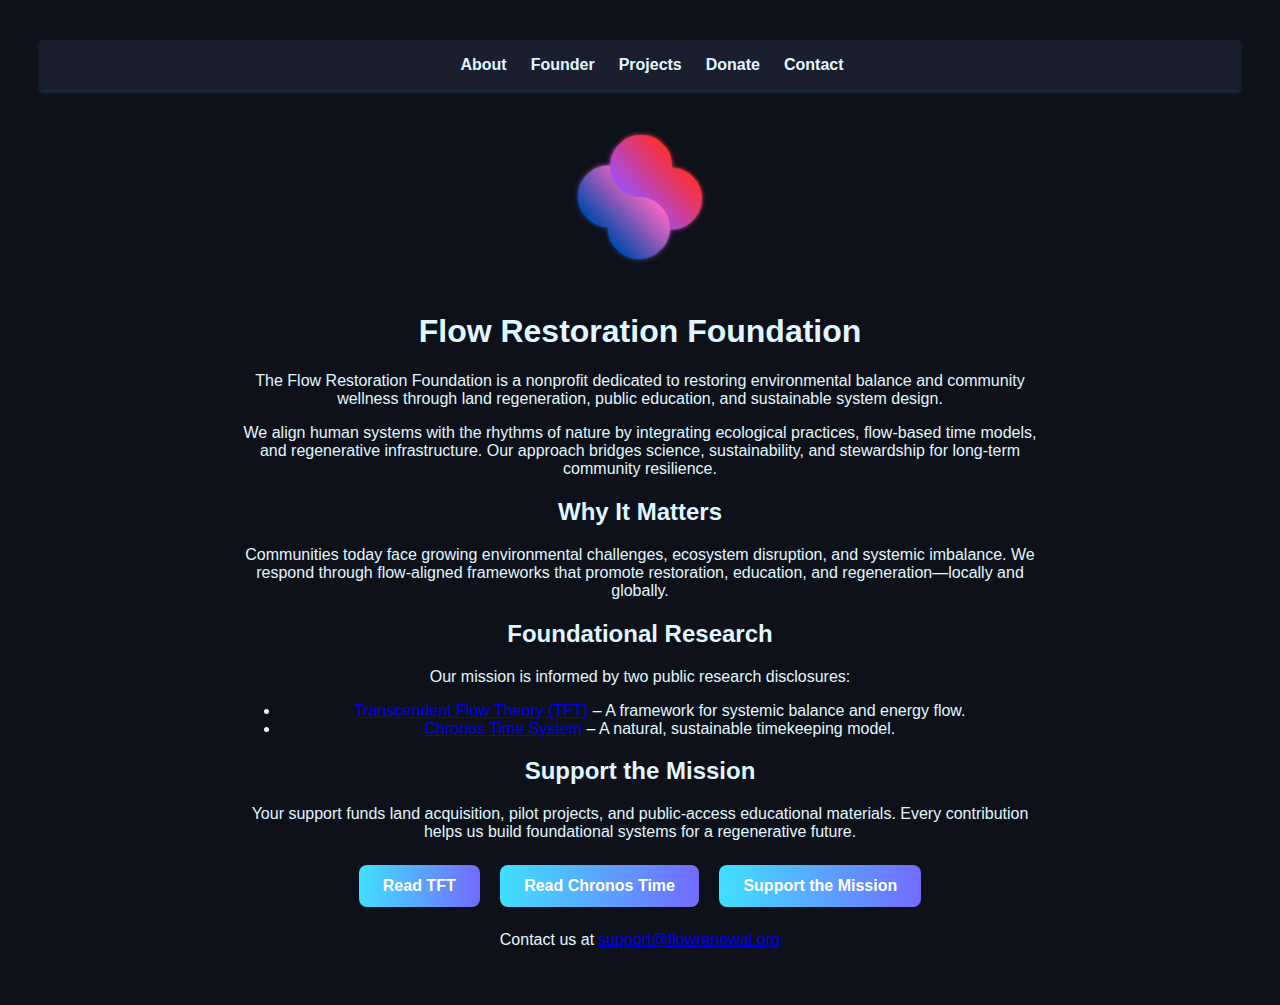
<file: index.html>
<!DOCTYPE html>
<html lang="en">
<head>
  <meta charset="UTF-8">
  <title>Flow Restoration Foundation</title>
  <link rel="stylesheet" href="assets/style.css">
</head>
<body>
  <header class="navbar">
    <nav>
      <ul>
        <li> </li>
        <li><a href="about.html">About</a></li>
        <li><a href="founder.html">Founder</a></li>
        <li><a href="projects.html">Projects</a></li>
        <li><a href="donate.html">Donate</a></li>
        <li><a href="contact.html">Contact</a></li>
      </ul>
    </nav>
  </header>

  <div class="container">
    <img src="assets/logo.svg" alt="Flow Restoration Foundation Logo" class="logo">
    <h1>Flow Restoration Foundation</h1>

    <p>The Flow Restoration Foundation is a nonprofit dedicated to restoring environmental balance and community wellness through land regeneration, public education, and sustainable system design.</p>

    <p>We align human systems with the rhythms of nature by integrating ecological practices, flow-based time models, and regenerative infrastructure. Our approach bridges science, sustainability, and stewardship for long-term community resilience.</p>

    <h2>Why It Matters</h2>
    <p>Communities today face growing environmental challenges, ecosystem disruption, and systemic imbalance. We respond through flow-aligned frameworks that promote restoration, education, and regeneration—locally and globally.</p>

    <h2>Foundational Research</h2>
    <p>Our mission is informed by two public research disclosures:</p>
    <ul>
      <li><a href="https://github.com/sl1ckj1mmy313/tft-may2025/releases" target="_blank">Transcendent Flow Theory (TFT)</a> – A framework for systemic balance and energy flow.</li>
      <li><a href="https://github.com/sl1ckj1mmy313/chronos-time-may2025/releases" target="_blank">Chronos Time System</a> – A natural, sustainable timekeeping model.</li>
    </ul>

    <h2>Support the Mission</h2>
    <p>Your support funds land acquisition, pilot projects, and public-access educational materials. Every contribution helps us build foundational systems for a regenerative future.</p>

    <div class="cta-group">
      <a href="https://github.com/sl1ckj1mmy313/tft-may2025/releases" class="btn" target="_blank">Read TFT</a>
      <a href="https://github.com/sl1ckj1mmy313/chronos-time-may2025/releases" class="btn" target="_blank">Read Chronos Time</a>
      <a href="donate.html" class="btn">Support the Mission</a>
    </div>

    <p>Contact us at <a href="mailto:support@flowrenewal.org">support@flowrenewal.org</a></p>
  </div>
</body>
</html>
</file>
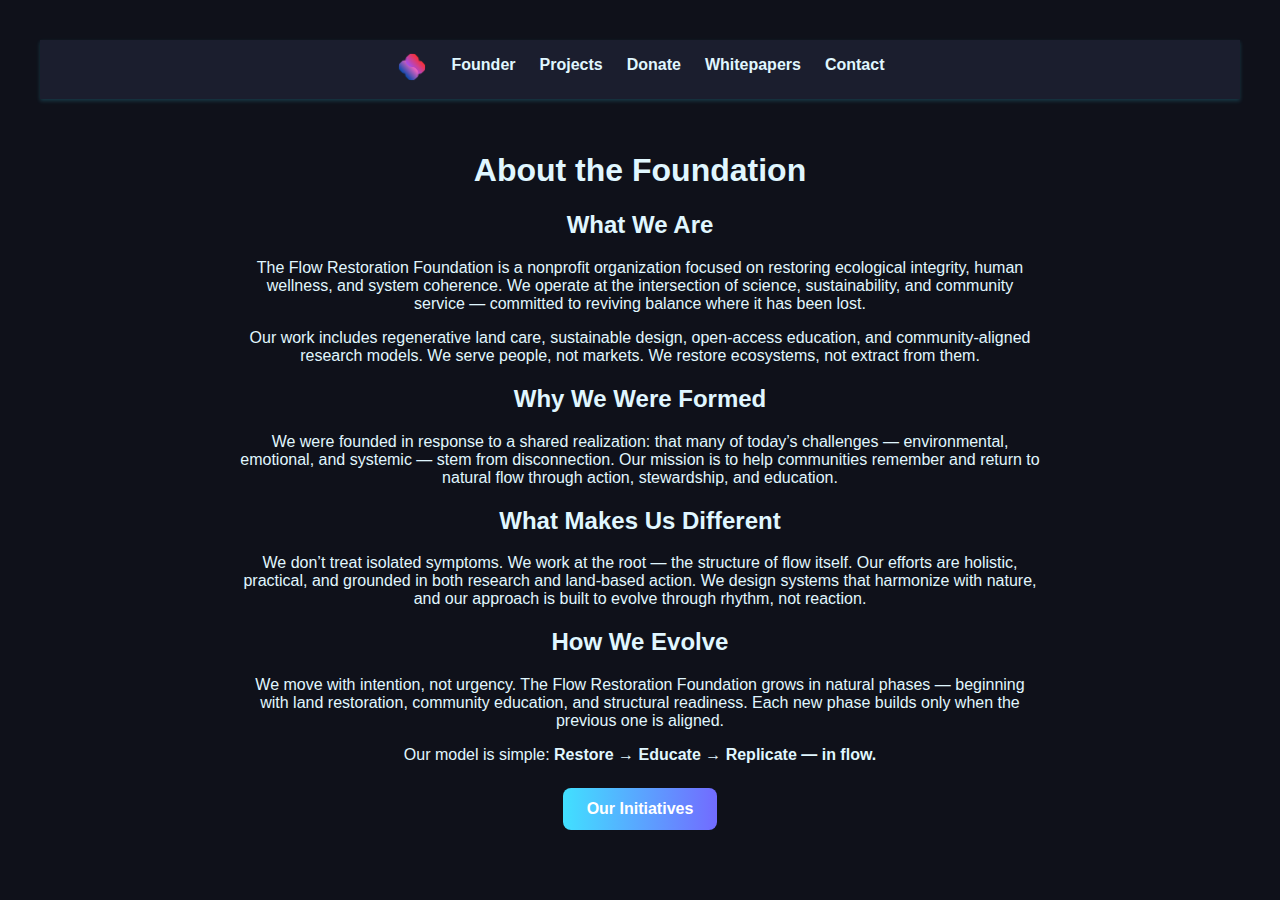
<file: about.html>
<!DOCTYPE html>
<html lang="en">
<head>
  <meta charset="UTF-8">
  <title>About | Flow Restoration Foundation</title>
  <link rel="stylesheet" href="assets/style.css">
</head>
<body>
  <header class="navbar">
    <nav>
      <ul>
        <li><a href="index.html"><img src="assets/logo.svg" alt="FRF Logo" class="nav-logo"></a></li>
        <li><a href="founder.html">Founder</a></li>
        <li><a href="projects.html">Projects</a></li>
        <li><a href="donate.html">Donate</a></li>
        <li><a href="whitepapers.html">Whitepapers</a></li>
        <li><a href="contact.html">Contact</a></li>
      </ul>
    </nav>
  </header>


  <div class="container">
    <h1>About the Foundation</h1>

    <h2>What We Are</h2>
    <p>The Flow Restoration Foundation is a nonprofit organization focused on restoring ecological integrity, human wellness, and system coherence. We operate at the intersection of science, sustainability, and community service — committed to reviving balance where it has been lost.</p>
    <p>Our work includes regenerative land care, sustainable design, open-access education, and community-aligned research models. We serve people, not markets. We restore ecosystems, not extract from them.</p>

    <h2>Why We Were Formed</h2>
    <p>We were founded in response to a shared realization: that many of today’s challenges — environmental, emotional, and systemic — stem from disconnection. Our mission is to help communities remember and return to natural flow through action, stewardship, and education.</p>

    <h2>What Makes Us Different</h2>
    <p>We don’t treat isolated symptoms. We work at the root — the structure of flow itself. Our efforts are holistic, practical, and grounded in both research and land-based action. We design systems that harmonize with nature, and our approach is built to evolve through rhythm, not reaction.</p>

    <h2>How We Evolve</h2>
    <p>We move with intention, not urgency. The Flow Restoration Foundation grows in natural phases — beginning with land restoration, community education, and structural readiness. Each new phase builds only when the previous one is aligned.</p>
    <p>Our model is simple: <strong>Restore → Educate → Replicate — in flow.</strong></p>

    <a href="projects.html" class="btn">Our Initiatives</a>
    </div>    
  </div>
</body>
</html>
</file>
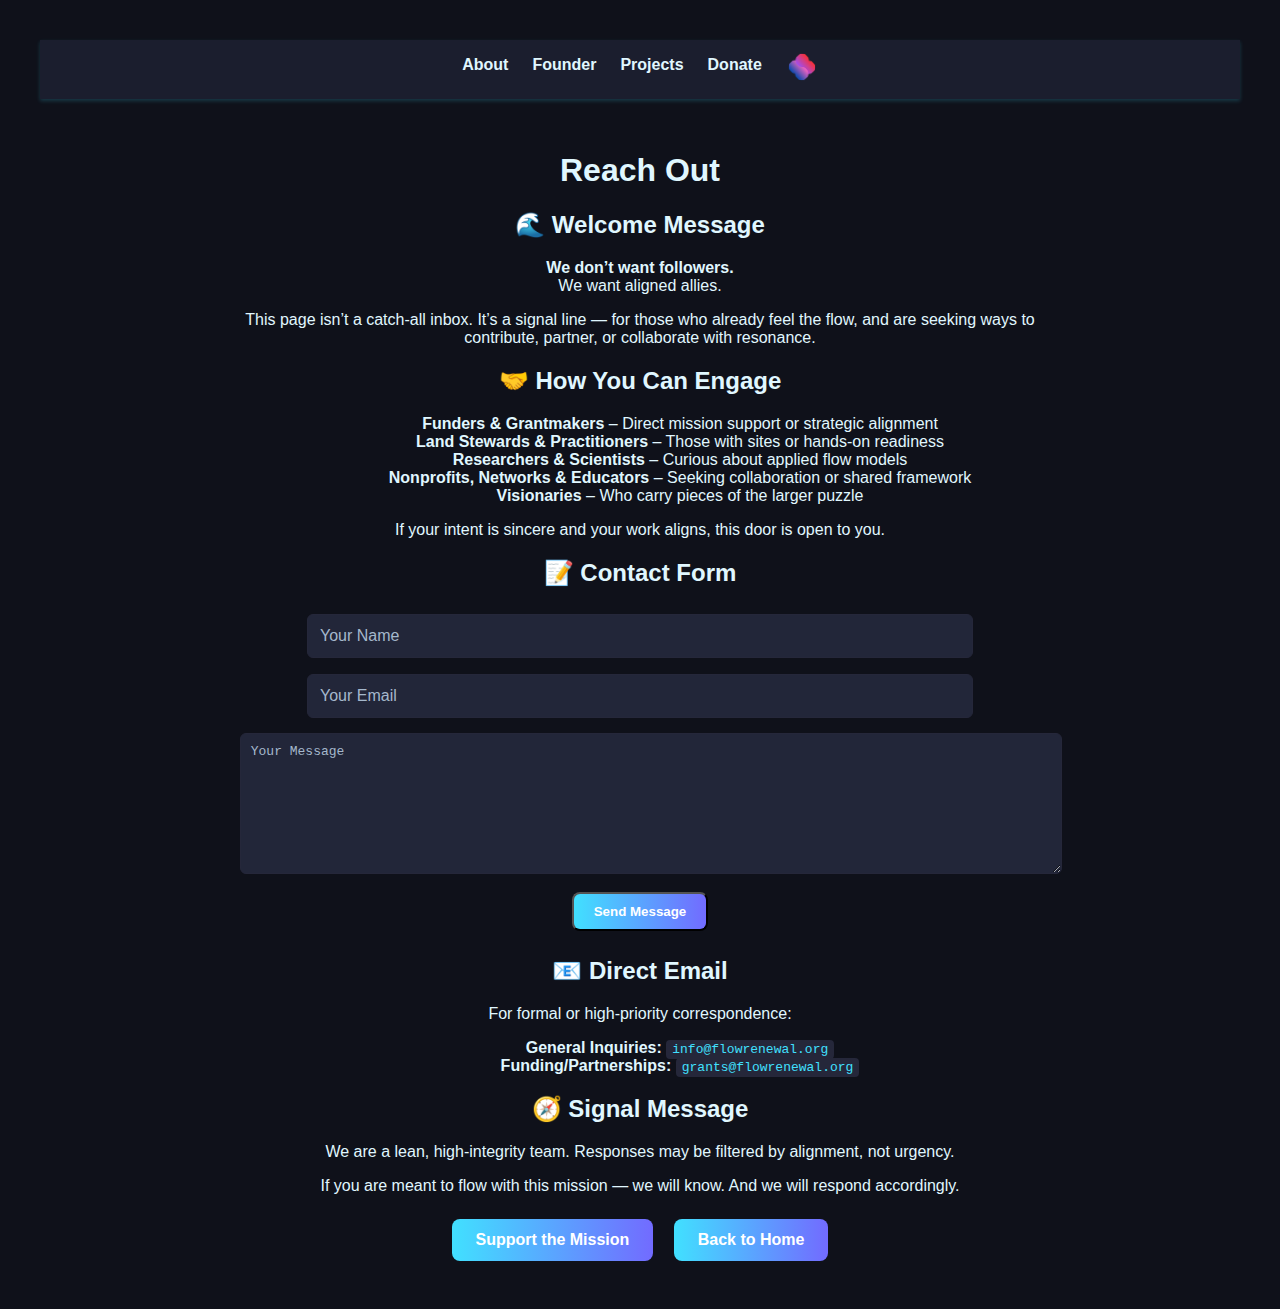
<file: contact.html>
<!DOCTYPE html>
<html lang="en">
<head>
  <meta charset="UTF-8">
  <title>Contact | Flow Restoration Foundation</title>
  <link rel="stylesheet" href="assets/style.css">
</head>
<body>
  <header class="navbar">
    <nav>
      <ul>

        <li><a href="about.html">About</a></li>
        <li><a href="founder.html">Founder</a></li>
        <li><a href="projects.html">Projects</a></li>
        <li><a href="donate.html">Donate</a></li>
        <li><a href="index.html"><img src="assets/logo.svg" alt="FRF Logo" class="nav-logo"></a></li>
      </ul>
    </nav>
  </header>

  <div class="container">
    <h1>Reach Out</h1>

    <h2>🌊 Welcome Message</h2>
    <p><strong>We don’t want followers.</strong><br>
    We want aligned allies.</p>
    <p>This page isn’t a catch-all inbox. It’s a signal line — for those who already feel the flow, and are seeking ways to contribute, partner, or collaborate with resonance.</p>

    <h2>🤝 How You Can Engage</h2>
    <ul>
      <ul><strong>Funders & Grantmakers</strong> – Direct mission support or strategic alignment</ul>
      <ul><strong>Land Stewards & Practitioners</strong> – Those with sites or hands-on readiness</ul>
      <ul><strong>Researchers & Scientists</strong> – Curious about applied flow models</ul>
      <ul><strong>Nonprofits, Networks & Educators</strong> – Seeking collaboration or shared framework</ul>
      <ul><strong>Visionaries</strong> – Who carry pieces of the larger puzzle</ul>
    </ul>
    <p>If your intent is sincere and your work aligns, this door is open to you.</p>

    <h2>📝 Contact Form</h2>
    <form action="mailto:info@flowrenewal.org" method="post" enctype="text/plain">
      <input type="text" name="full_name" placeholder="Your Name" required><br>
      <input type="email" name="email" placeholder="Your Email" required><br>
      <textarea name="message" placeholder="Your Message" rows="6" style="width: 100%;"></textarea><br>
      <input type="submit" value="Send Message" class="btn">
    </form>

    <h2>📧 Direct Email</h2>
    <p>For formal or high-priority correspondence:</p>
    <ul>
      <ul><strong>General Inquiries:</strong> <code>info@flowrenewal.org</code></ul>
      <ul><strong>Funding/Partnerships:</strong> <code>grants@flowrenewal.org</code></ul>
    </ul>

    <h2>🧭 Signal Message</h2>
    <p>We are a lean, high-integrity team. Responses may be filtered by alignment, not urgency.</p>
    <p>If you are meant to flow with this mission — we will know. And we will respond accordingly.</p>

    <div class="cta-pair">
      <a href="donate.html" class="btn">Support the Mission</a>      
      <a href="index.html" class="btn">Back to Home</a>
    </div>        
</body>
</html>
</file>
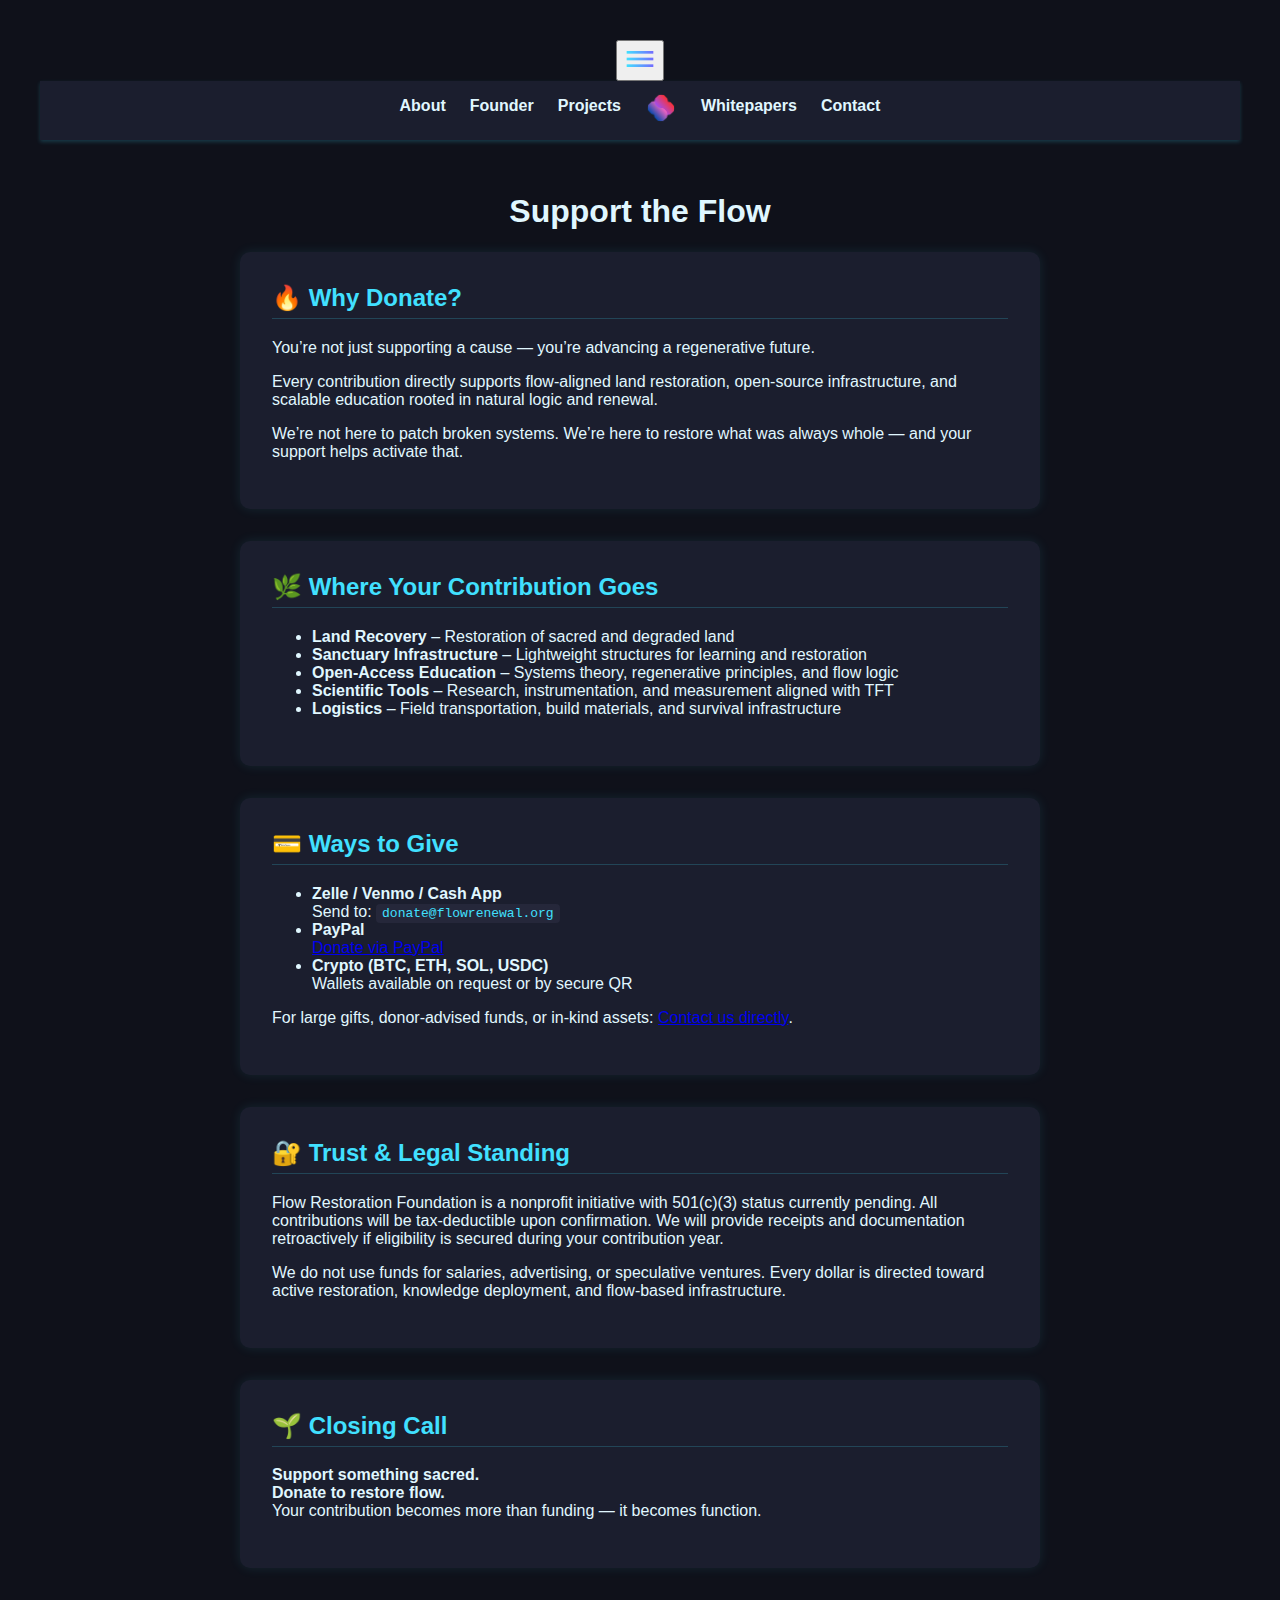
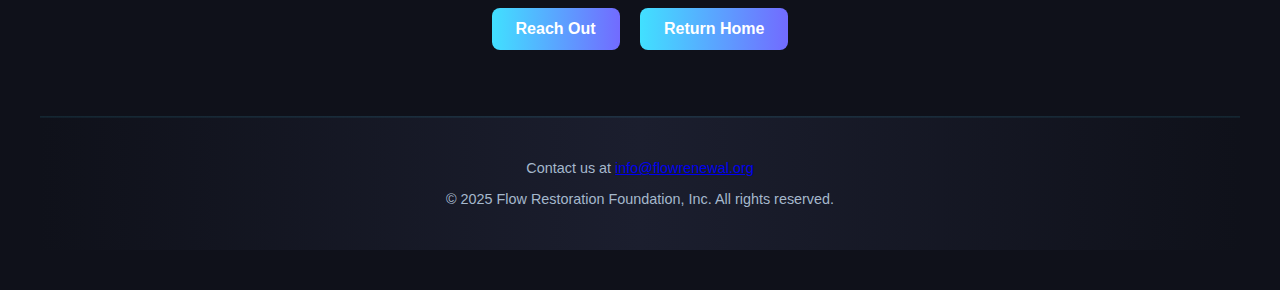
<file: donate.html>
<!DOCTYPE html>
<html lang="en">
<head>
  <meta charset="UTF-8">
  <meta name="viewport" content="width=device-width, initial-scale=1.0">
  <title>Donate | Flow Restoration Foundation</title>

  <!-- SEO -->
  <meta name="description" content="Flow Restoration Foundation – restoring environmental and systemic balance through land regeneration, education, and sustainable design.">

  <!-- Fonts & Styles -->
  <link href="https://fonts.googleapis.com/css2?family=Cinzel:wght@400;700&display=swap" rel="stylesheet">
  <link rel="stylesheet" href="assets/style.css">

  <!-- Favicon -->
  <link rel="icon" href="assets/logo.svg" type="image/svg+xml">
</head>
<body>
  <header>
    <!-- Hamburger / Close button -->
    <button class="menu-toggle" aria-label="Toggle menu">
      <img src="assets/menu.svg" alt="Open Menu" />
    </button>

    <nav class="navbar">

        <ul>
          <li><a href="about.html">About</a></li>
          <li><a href="founder.html">Founder</a></li>
          <li><a href="projects.html">Projects</a></li>
          <li><a href="index.html"><img src="assets/logo.svg" alt="FRF Logo" class="nav-logo"></a></li>
          <li><a href="whitepapers.html">Whitepapers</a></li>
          <li><a href="contact.html">Contact</a></li>
        </ul>
    </nav>
  </header>

  <div class="container">
    <h1>Support the Flow</h1>

    <div class="paper-card">
      <h2>🔥 Why Donate?</h2>
      <p>You’re not just supporting a cause — you’re advancing a regenerative future.</p>
      <p>Every contribution directly supports flow-aligned land restoration, open-source infrastructure, and scalable education rooted in natural logic and renewal.</p>
      <p>We’re not here to patch broken systems. We’re here to restore what was always whole — and your support helps activate that.</p>
    </div>

    <div class="paper-card">
      <h2>🌿 Where Your Contribution Goes</h2>
      <ul>
        <li><strong>Land Recovery</strong> – Restoration of sacred and degraded land</li>
        <li><strong>Sanctuary Infrastructure</strong> – Lightweight structures for learning and restoration</li>
        <li><strong>Open-Access Education</strong> – Systems theory, regenerative principles, and flow logic</li>
        <li><strong>Scientific Tools</strong> – Research, instrumentation, and measurement aligned with TFT</li>
        <li><strong>Logistics</strong> – Field transportation, build materials, and survival infrastructure</li>
      </ul>
    </div>

    <div class="paper-card">
      <h2>💳 Ways to Give</h2>
      <ul>
        <li><strong>Zelle / Venmo / Cash App</strong><br>Send to: <code>donate@flowrenewal.org</code></li>
        <li><strong>PayPal</strong><br><a href="#">Donate via PayPal</a></li>
        <li><strong>Crypto (BTC, ETH, SOL, USDC)</strong><br>Wallets available on request or by secure QR</li>
      </ul>
      <p>For large gifts, donor-advised funds, or in-kind assets: <a href="contact.html">Contact us directly</a>.</p>
    </div>

    <div class="paper-card">
      <h2>🔐 Trust & Legal Standing</h2>
      <p>Flow Restoration Foundation is a nonprofit initiative with 501(c)(3) status currently pending. All contributions will be tax-deductible upon confirmation. We will provide receipts and documentation retroactively if eligibility is secured during your contribution year.</p>
      <p>We do not use funds for salaries, advertising, or speculative ventures. Every dollar is directed toward active restoration, knowledge deployment, and flow-based infrastructure.</p>
    </div>

    <div class="paper-card">
      <h2>🌱 Closing Call</h2>
      <p><strong>Support something sacred.</strong><br>
      <strong>Donate to restore flow.</strong><br>
      Your contribution becomes more than funding — it becomes function.</p>
    </div>

    <div class="cta-pair">
      <a href="contact.html" class="btn">Reach Out</a>
      <a href="index.html" class="btn">Return Home</a>
    </div>
  </div>
  
  <script src="assets/menubtn.js" defer></script>
</body>
<footer>

  <p>Contact us at <a href="contact.html">info@flowrenewal.org</a></p>
  <p>© 2025 Flow Restoration Foundation, Inc. All rights reserved.</p>
</footer>
</html>
</file>
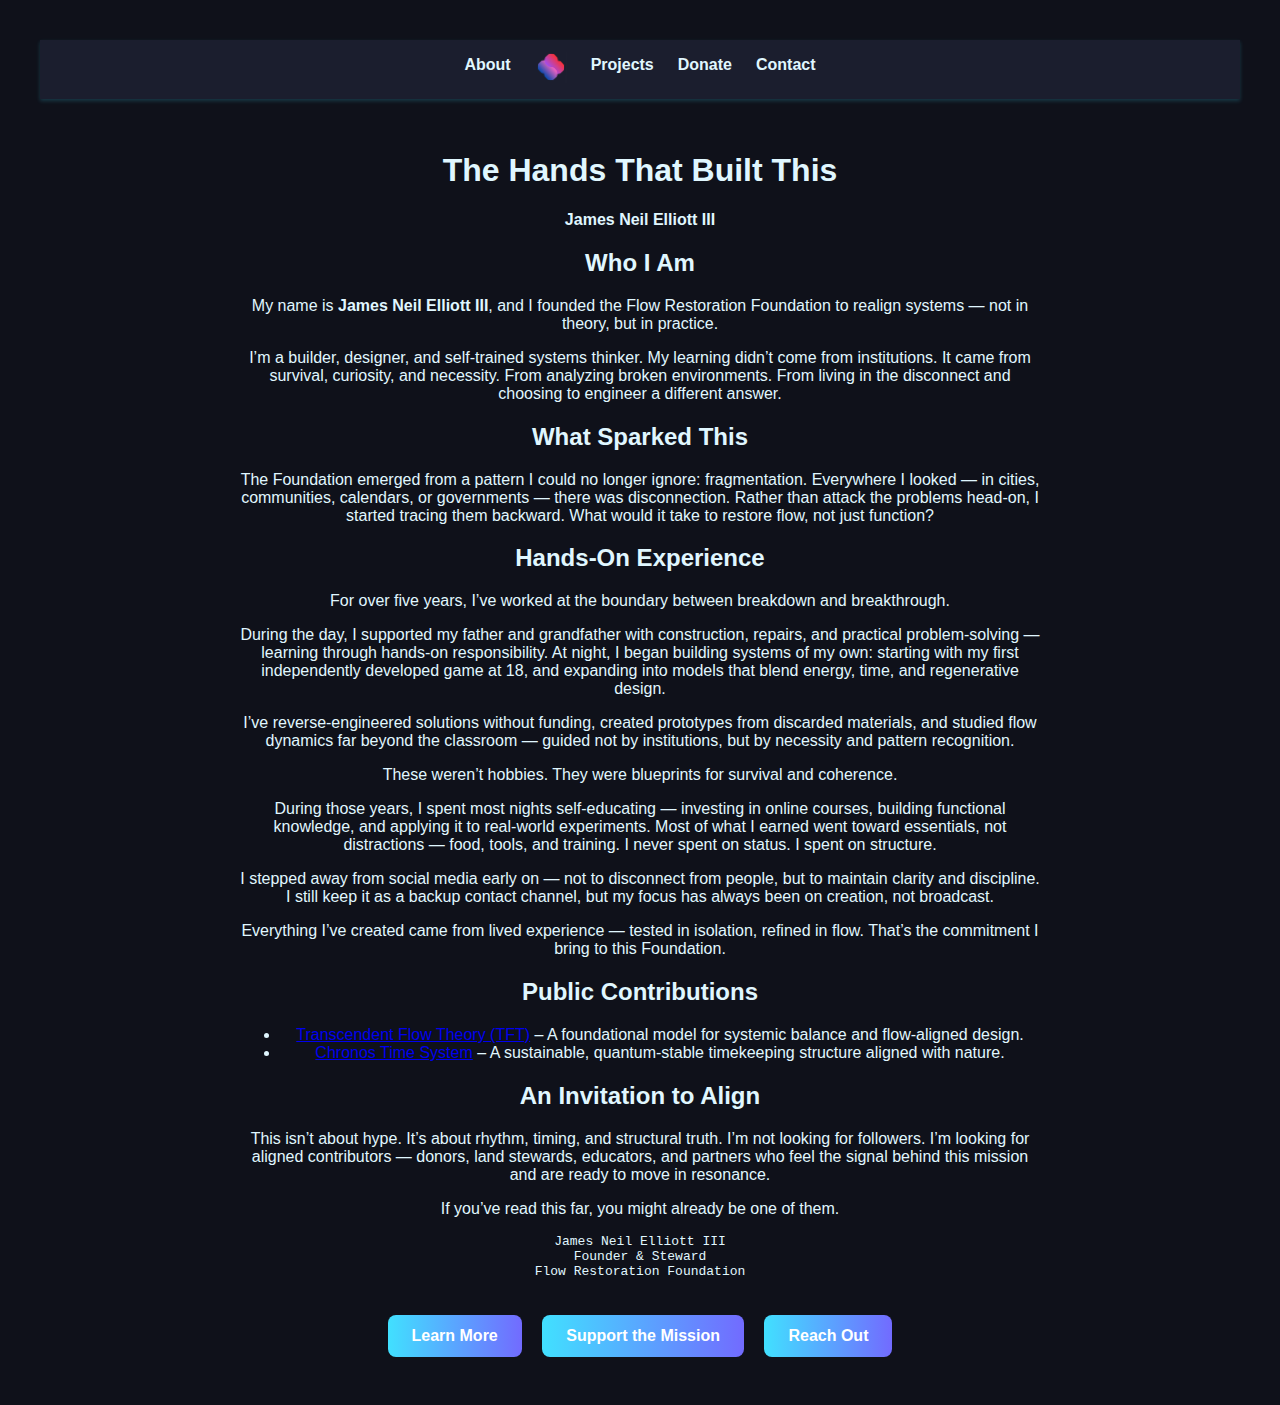
<file: founder.html>
<!DOCTYPE html>
<html lang="en">
<head>
  <meta charset="UTF-8">
  <title>Founder | Flow Restoration Foundation</title>
  <link rel="stylesheet" href="assets/style.css">
</head>
<body>
  <header class="navbar">
    <nav>
      <ul>
        <li><a href="about.html">About</a></li>
        <li><a href="index.html"><img src="assets/logo.svg" alt="FRF Logo" class="nav-logo"></a></li>
        <li><a href="projects.html">Projects</a></li>
        <li><a href="donate.html">Donate</a></li>
        <li><a href="contact.html">Contact</a></li>
      </ul>
    </nav>
  </header>

  <div class="container">
    <h1>The Hands That Built This</h1>
    <p><strong>James Neil Elliott III</strong></p>

    <h2>Who I Am</h2>
    <p>My name is <strong>James Neil Elliott III</strong>, and I founded the Flow Restoration Foundation to realign systems — not in theory, but in practice.</p>
    <p>I’m a builder, designer, and self-trained systems thinker. My learning didn’t come from institutions. It came from survival, curiosity, and necessity. From analyzing broken environments. From living in the disconnect and choosing to engineer a different answer.</p>

    <h2>What Sparked This</h2>
    <p>The Foundation emerged from a pattern I could no longer ignore: fragmentation. Everywhere I looked — in cities, communities, calendars, or governments — there was disconnection. Rather than attack the problems head-on, I started tracing them backward. What would it take to restore flow, not just function?</p>

    <h2>Hands-On Experience</h2>
    <p>For over five years, I’ve worked at the boundary between breakdown and breakthrough.</p>
    <p>During the day, I supported my father and grandfather with construction, repairs, and practical problem-solving — learning through hands-on responsibility. At night, I began building systems of my own: starting with my first independently developed game at 18, and expanding into models that blend energy, time, and regenerative design.</p>
    <p>I’ve reverse-engineered solutions without funding, created prototypes from discarded materials, and studied flow dynamics far beyond the classroom — guided not by institutions, but by necessity and pattern recognition.</p>
    <p>These weren’t hobbies. They were blueprints for survival and coherence.</p>
    <p>During those years, I spent most nights self-educating — investing in online courses, building functional knowledge, and applying it to real-world experiments. Most of what I earned went toward essentials, not distractions — food, tools, and training. I never spent on status. I spent on structure.</p>
    <p>I stepped away from social media early on — not to disconnect from people, but to maintain clarity and discipline. I still keep it as a backup contact channel, but my focus has always been on creation, not broadcast.</p>
    <p>Everything I’ve created came from lived experience — tested in isolation, refined in flow. That’s the commitment I bring to this Foundation.</p>

    <h2>Public Contributions</h2>
    <ul>
      <li><a href="https://github.com/sl1ckj1mmy313/tft-may2025/releases" target="_blank">Transcendent Flow Theory (TFT)</a> – A foundational model for systemic balance and flow-aligned design.</li>
      <li><a href="https://github.com/sl1ckj1mmy313/chronos-time-may2025/releases" target="_blank">Chronos Time System</a> – A sustainable, quantum-stable timekeeping structure aligned with nature.</li>
    </ul>

    <h2>An Invitation to Align</h2>
    <p>This isn’t about hype. It’s about rhythm, timing, and structural truth. I’m not looking for followers. I’m looking for aligned contributors — donors, land stewards, educators, and partners who feel the signal behind this mission and are ready to move in resonance.</p>
    <p>If you’ve read this far, you might already be one of them.</p>

    <pre>
James Neil Elliott III
Founder & Steward
Flow Restoration Foundation
    </pre>

    <div class="cta-group">
      <a href="about.html" class="btn">Learn More</a>
      <a href="donate.html" class="btn">Support the Mission</a>      
      <a href="contact.html" class="btn">Reach Out</a>
    </div>    
    
  </div>
</body>
</html>
</file>
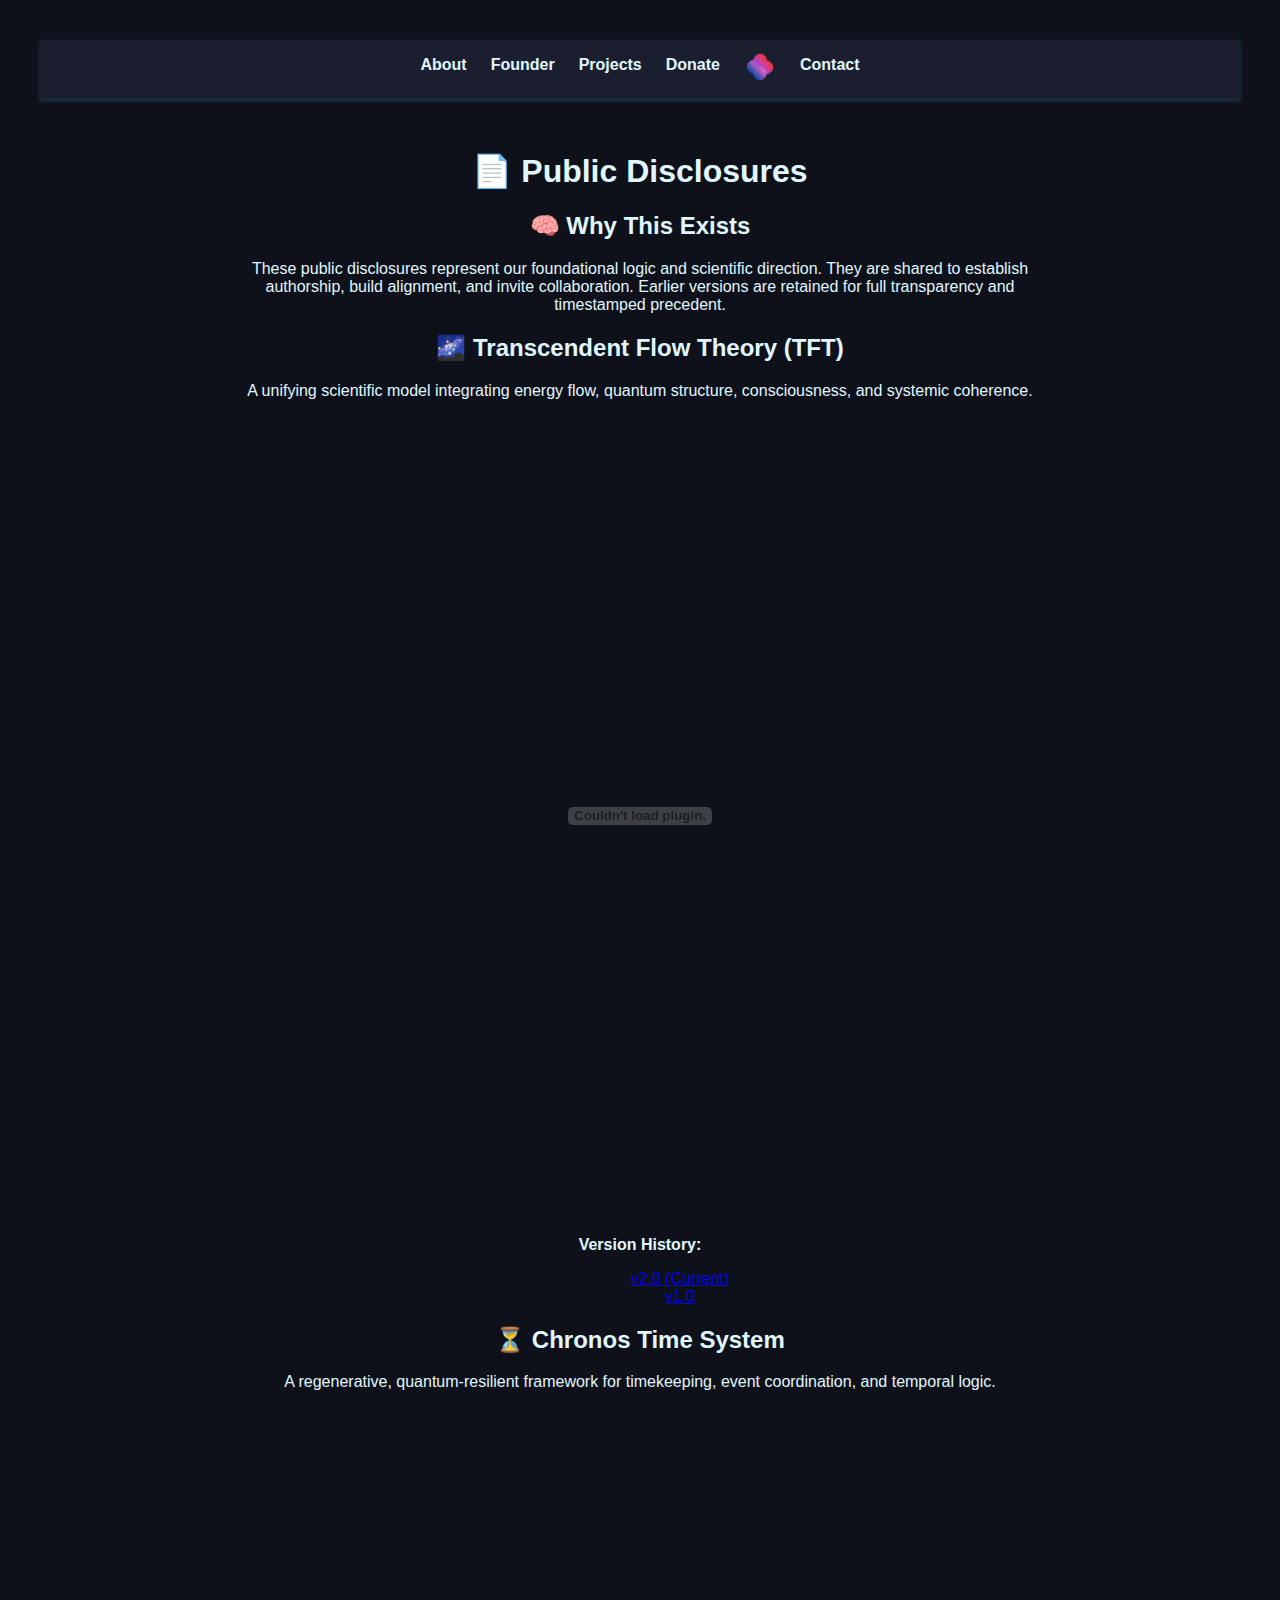
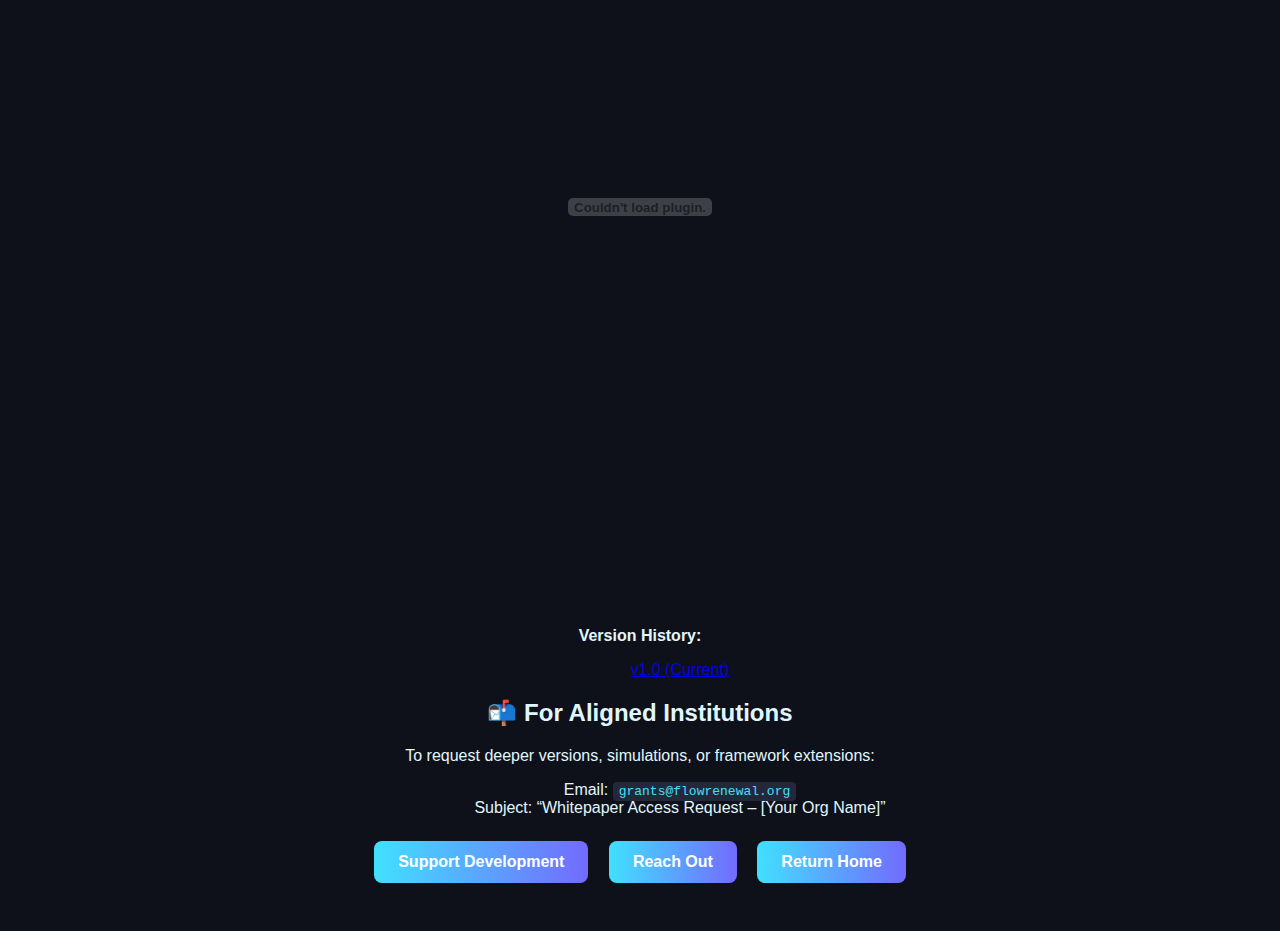
<file: whitepapers.html>
<!DOCTYPE html>
<html lang="en">
<head>
  <meta charset="UTF-8">
  <title>Whitepapers | Flow Restoration Foundation</title>
  <link rel="stylesheet" href="assets/style.css">
</head>
<body>
  <header class="navbar">
    <nav>
      <ul>
        <li><a href="about.html">About</a></li>
        <li><a href="founder.html">Founder</a></li>
        <li><a href="projects.html">Projects</a></li>
        <li><a href="donate.html">Donate</a></li>
        <li><a href="index.html"><img src="assets/logo.svg" alt="FRF Logo" class="nav-logo"></a></li>
        <li><a href="contact.html">Contact</a></li>
      </ul>
    </nav>
  </header>

  <div class="container">
    <h1>📄 Public Disclosures</h1>

    <section>
      <h2>🧠 Why This Exists</h2>
      <p>These public disclosures represent our foundational logic and scientific direction. They are shared to establish authorship, build alignment, and invite collaboration. Earlier versions are retained for full transparency and timestamped precedent.</p>
    </section>

    <section>
      <h2>🌌 Transcendent Flow Theory (TFT)</h2>
      <p>A unifying scientific model integrating energy flow, quantum structure, consciousness, and systemic coherence.</p>
      <embed src="assets/TFT_Public_Disclosure_May2025_v2_0.pdf" width="100%" height="800px"></embed>
      <p><strong>Version History:</strong></p>
      <ul>
        <ul><a href="https://github.com/sl1ckj1mmy313/tft-may2025/releases/download/v2.0/TFT_Public_Disclosure_May2025_v2_0.pdf" target="_blank">v2.0 (Current)</a></ul>
        <ul><a href="https://github.com/sl1ckj1mmy313/tft-may2025/releases/download/v1.0/TFT_Public_Disclosure_May2025_v1_0.pdf" target="_blank">v1.0</a></ul>
      </ul>
    </section>

    <section>
      <h2>⏳ Chronos Time System</h2>
      <p>A regenerative, quantum-resilient framework for timekeeping, event coordination, and temporal logic.</p>
      <embed src="assets/Chronos_Time_Public_Disclosure_May2025_v1_0.pdf" width="100%" height="800px"></embed>
      <p><strong>Version History:</strong></p>
      <ul>
        <ul><a href="https://github.com/sl1ckj1mmy313/chronos-time-may2025/releases/download/v1.0/Chronos_Time_Public_Disclosure_May2025_v1_0.pdf" target="_blank">v1.0 (Current)</a></ul>
      </ul>
    </section>

    <section>
      <h2>📬 For Aligned Institutions</h2>
      <p>To request deeper versions, simulations, or framework extensions:</p>
      <ul>
        <ul>Email: <code>grants@flowrenewal.org</code></ul>
        <ul>Subject: “Whitepaper Access Request – [Your Org Name]”</ul>
      </ul>
    </section>
    
    <div class="cta-group">
      <a href="donate.html" class="btn">Support Development</a>      
      <a href="contact.html" class="btn">Reach Out</a>
      <a href="index.html" class="btn">Return Home</a>
    </div>
    
  </div>
</body>
</html>
</file>
<file: assets/style.css>
body {
  font-family: 'Segoe UI', sans-serif;
  background: #0f111a;
  color: #e0f7ff;
  text-align: center;
  padding: 2em;
}

.container {
  max-width: 800px;
  margin: auto;
  padding-top: 2em;
}

.logo {
  width: 150px;
  margin-bottom: 1em;
}

.logo-stack {
  font-family: 'Cinzel', serif;
  text-transform: uppercase;
  line-height: 1.25;
  margin-top: 0.75em;
  margin-bottom: 2em; /* Adds space before paper-card */
}

.logo-stack div {
  user-select: none;
  -webkit-user-select: none;
  -ms-user-select: none;
  -moz-user-select: none;
}

.logo-stack .line1 {
  font-size: 2.6rem;
  font-weight: 600;
  letter-spacing: 0.025em;
  color: #e0f7ff;
  margin-bottom: -0.3em;  /* tightly stacked onto line 2 */
}

.logo-stack .line2 {
  font-size: 2.6rem;
  font-weight: 700;
  letter-spacing: 0.05em;
  color: #e0f7ff;
  margin-bottom: -0.25em;  /* gentle transition to foundation */
}

.logo-stack .line3 {
  font-size: 1.7rem;
  font-weight: 500;
  letter-spacing: 0.25em;
  color: #a5b8cc;
  margin-top: 0.4em;
}







.btn {
  display: inline-block;
  padding: 0.75em 1.5em;
  margin: 0.5em;
  background: linear-gradient(90deg, #41e0ff, #726bff);
  color: white;
  font-weight: bold;
  text-decoration: none;
  border-radius: 8px;
  transition: background 0.3s ease;
}
.btn:hover {
  background: linear-gradient(90deg, #726bff, #41e0ff);
}

.navbar {
  background: #1b1e2e;
  padding: 1em 0;
  box-shadow: 0 2px 4px rgba(65, 224, 255, 0.2);
}

.navbar ul {
  list-style: none;
  padding: 0;
  margin: 0;
  display: flex;
  justify-content: center;
  gap: 1.5em;
}

.navbar ul li a {
  color: #e0f7ff;
  text-decoration: none;
  font-weight: bold;
  transition: color 0.2s ease;
}

.navbar ul li a:hover {
  color: #41e0ff;
}

.nav-logo {
  height: 32px;
  vertical-align: middle;
  margin-top: -5px;
}

.paper-card {
  background: #1b1e2e;
  border-radius: 10px;
  padding: 2em;
  margin-bottom: 2em;
  box-shadow: 0 0 12px rgba(65, 224, 255, 0.1);
  text-align: left;
}
.paper-card h2 {
  margin-top: 0;
  color: #41e0ff;
  border-bottom: 1px solid rgba(65, 224, 255, 0.2);
  padding-bottom: 0.25em;
}
.pdf-embed {
  width: 100%;
  height: 800px;
  border: none;
  margin-top: 1em;
  background: #0f111a;
}
details {
  margin-top: 1em;
}
summary {
  cursor: pointer;
  font-weight: bold;
  color: #e0f7ff;
}
ul.version-history {
  list-style: disc;
  padding-left: 1.5em;
  margin-top: 0.5em;
}
code {
  background: #25273a;
  padding: 2px 6px;
  border-radius: 4px;
  color: #41e0ff;
}
.cta {
  text-align: center;
  margin-top: 3em;
}

input:not([type="submit"]):not([type="button"]):not([type="checkbox"]):not([type="radio"]),
textarea,
select {
  background-color: rgba(36, 40, 60, 0.92);
  color: #e0f7ff;
  border: 1px solid #25273a;
  padding: 0.75em;
  border-radius: 6px;
  width: 80%;
  margin: 0.5em auto;
  font-size: 1em;
  transition: border 0.3s ease, box-shadow 0.3s ease;
}

input::placeholder,
textarea::placeholder {
  color: #a5b8cc;
}

input:focus,
textarea:focus,
select:focus {
  border-color: #41e0ff;
  outline: none;
  box-shadow: 0 0 8px rgba(65, 224, 255, 0.3);
  background-color: #212438;
}

textarea {
  min-height: 120px;
  resize: vertical; /* allows manual expansion if needed */
  overflow-y: hidden;
}

footer {
  margin-top: 4em;
  padding: 2em 0;
  border-top: 1px solid rgba(65, 224, 255, 0.1);
  text-align: center;
  font-size: 0.9em;
  color: #a5b8cc;
  background: linear-gradient(to right, #0f111a, #1b1e2e, #0f111a);
  box-shadow: inset 0 1px 0 rgba(65, 224, 255, 0.07);
}
</file>
